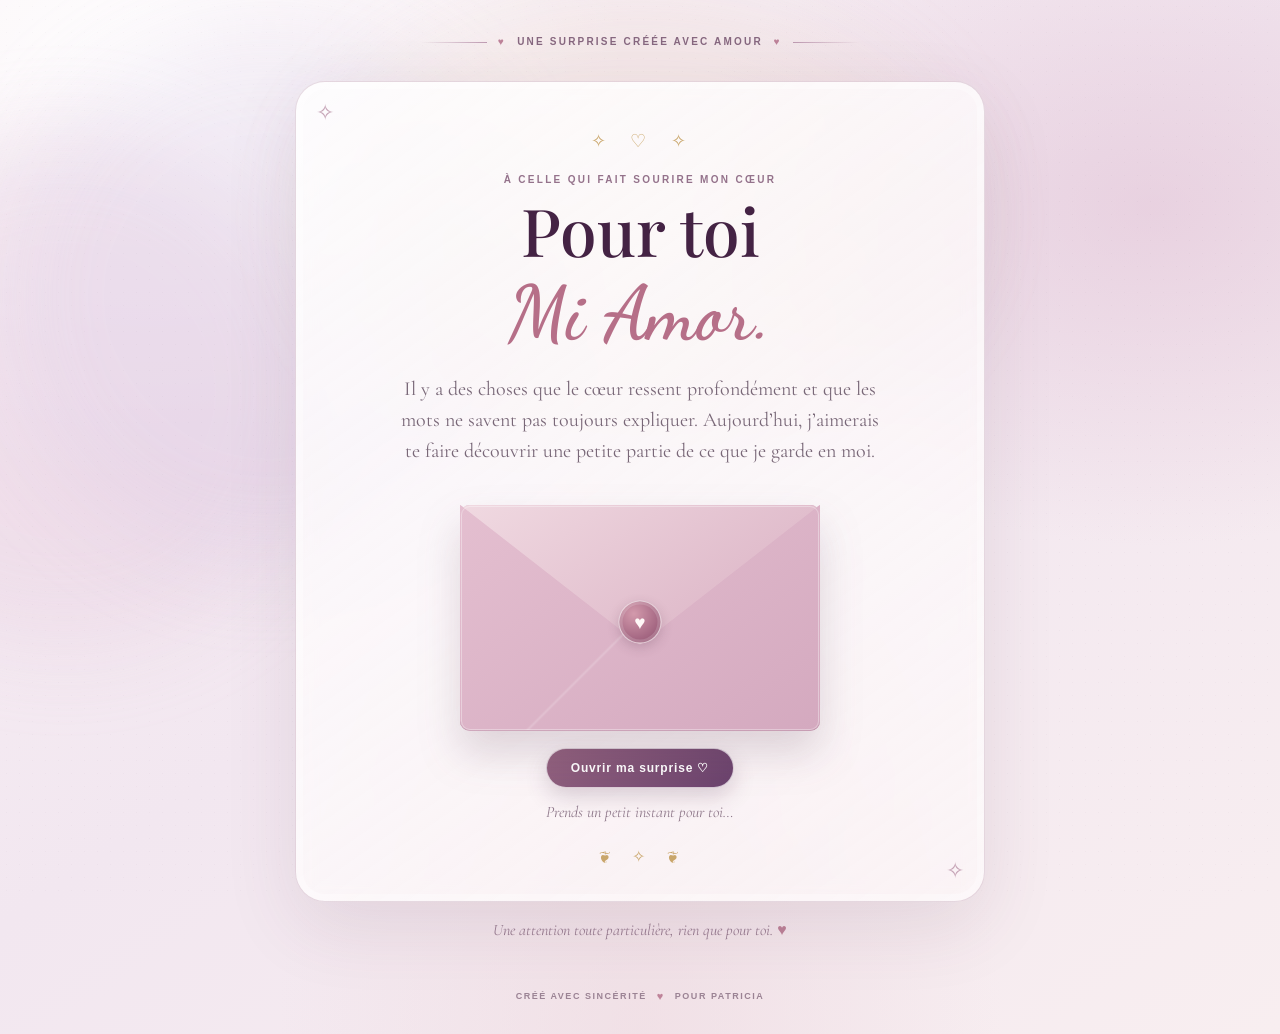
<file: index.html>
<!doctype html>
<html lang="fr">
<head>
  <meta charset="UTF-8">
  <meta name="viewport" content="width=device-width, initial-scale=1.0">
  <meta name="theme-color" content="#f7edf4">
  <meta name="description" content="Une petite surprise créée avec sincérité et beaucoup d'amour pour Patricia.">
  <title>Pour Patricia, Mi Amor ❤️</title>

  <link rel="preconnect" href="https://fonts.googleapis.com">
  <link rel="preconnect" href="https://fonts.gstatic.com" crossorigin>
  <link href="https://fonts.googleapis.com/css2?family=Cormorant+Garamond:wght@400;500;600;700&family=Dancing+Script:wght@400;500;600;700&family=Playfair+Display:wght@400;500;600;700&display=swap" rel="stylesheet">
  <link rel="stylesheet" href="style.css?v=3">
  <script src="script.js?v=3" defer></script>
</head>
<body>
  <div class="ambient ambient-one" aria-hidden="true"></div>
  <div class="ambient ambient-two" aria-hidden="true"></div>
  <div class="ambient ambient-three" aria-hidden="true"></div>
  <div class="grain" aria-hidden="true"></div>
  <div id="petal-field" class="petal-field" aria-hidden="true"></div>

  <main class="page-shell">
    <header class="top-label">
      <span class="top-label-line" aria-hidden="true"></span>
      <span class="top-label-heart" aria-hidden="true">♥</span>
      <span>UNE SURPRISE CRÉÉE AVEC AMOUR</span>
      <span class="top-label-heart" aria-hidden="true">♥</span>
      <span class="top-label-line" aria-hidden="true"></span>
    </header>

    <!-- ÉCRAN D'OUVERTURE -->
    <section class="opening" id="opening" aria-labelledby="opening-title">
      <div class="opening-frame">
        <div class="opening-top-ornament" aria-hidden="true">✧　♡　✧</div>
        <p class="eyebrow">À celle qui fait sourire mon cœur</p>
        <h1 id="opening-title" class="opening-title">
          Pour toi
          <span>Mi Amor.</span>
        </h1>
        <p class="opening-copy">
          Il y a des choses que le cœur ressent profondément et que les mots ne savent pas toujours expliquer.
          Aujourd’hui, j’aimerais te faire découvrir une petite partie de ce que je garde en moi.
        </p>

        <div class="envelope-stage">
          <div class="envelope-halo" aria-hidden="true"></div>
          <button class="envelope-trigger" id="openButton" type="button" aria-label="Ouvrir l'enveloppe et découvrir la surprise">
            <span class="envelope" id="envelope" aria-hidden="true">
              <span class="envelope-back"></span>
              <span class="envelope-letter">
                <span class="envelope-letter-kicker">Une lettre pour</span>
                <strong>Patricia</strong>
                <span class="envelope-letter-heart">♡</span>
              </span>
              <span class="envelope-front"></span>
              <span class="envelope-flap"></span>
              <span class="envelope-seal">♥</span>
              <span class="envelope-shine"></span>
            </span>
          </button>
        </div>

        <button class="open-caption" id="openCaption" type="button">
          Ouvrir ma surprise <span aria-hidden="true">♡</span>
        </button>
        <p class="opening-hint">Prends un petit instant pour toi…</p>
        <div class="opening-bottom-ornament" aria-hidden="true">❦　✧　❦</div>
      </div>
      <p class="opening-signature">Une attention toute particulière, rien que pour toi. <span>♥</span></p>
    </section>

    <!-- LETTRE PRINCIPALE -->
    <section class="letter-section hidden" id="letter" aria-hidden="true">
      <article class="letter-card">
        <span class="corner-ornament corner-top-left" aria-hidden="true">❦</span>
        <span class="corner-ornament corner-top-right" aria-hidden="true">❦</span>
        <span class="corner-ornament corner-bottom-left" aria-hidden="true">❦</span>
        <span class="corner-ornament corner-bottom-right" aria-hidden="true">❦</span>

        <header class="letter-header">
          <img class="header-tulip" src="assets/tulip.png" alt="" aria-hidden="true">
          <div class="letter-heading-copy">
            <p class="letter-kicker">UNE LETTRE ÉCRITE AVEC LE CŒUR</p>
            <h2>À toi, <span>Mi Amor</span></h2>
            <p class="letter-subtitle">Quelques mots que je voulais te laisser…</p>
          </div>
          <img class="header-tulip tulip-right" src="assets/tulip.png" alt="" aria-hidden="true">
        </header>

        <div class="letter-divider" aria-hidden="true"><span></span><b>♥</b><span></span></div>

        <div class="letter-body">
          <p class="inspired-opening">
            Il y a des sentiments que le cœur garde profondément, même lorsque les mots ne suffisent pas à les raconter.
          </p>

          <div class="secret-intro">
            <p>Tu es vraiment arrivée jusqu'ici...</p>
            <p class="miamor-line">❤Mi Amor ❤️</p>
          </div>

          <div class="letter-divider letter-divider-small" aria-hidden="true"><span></span><b>✧</b><span></span></div>

          <p>Je savais que ta curiosité finirait par gagner.</p>
          <p>Si tu lis ces mots, c'est que tu as découvert le tout dernier petit secret que je gardais pour toi.</p>

          <p>Tu n'as pas seulement lu ma lettre. Tu as aussi choisi d'ouvrir cette dernière petite porte que j'avais laissée entrouverte, juste pour toi.</p>

          <p>Il y a des choses que même les plus longues lettres n'arrivent pas à dire.</p>
          <p>Alors laisse-moi te confier une dernière partie de mon cœur.</p>

          <p>
            <strong>Le plus beau souvenir de cette surprise ne sera jamais cette page.</strong>
            Ce sera simplement de savoir que, quelque part, en ce moment précis, c'est toi qui es en train de lire ces mots.
          </p>
          <p>Je n'attends rien en retour. Je voulais seulement te laisser un endroit où une partie de notre histoire pourra toujours exister, parce que certaines choses méritent d'être gardées.</p>

          <p class="letter-quote">Il y a des souvenirs qui n'appartiennent qu'à nous.</p>

          <div class="letter-divider letter-divider-small" aria-hidden="true"><span></span><b>♥</b><span></span></div>

          <p>
            <strong>Je me souviens encore de notre premier baiser.</strong>
            Il est arrivé si naturellement que ni toi ni moi ne nous sommes vraiment rendu compte de ce qui venait de se passer. Ce n'est qu'en rentrant chez moi que je me suis surpris à sourire tout seul, en me demandant :
          </p>

          <p class="letter-quote">« Est-ce que c'était vraiment réel ? »</p>
          <p>Je crois que c'est ce jour-là que j'ai compris que tu occupais déjà une place bien plus grande dans mon cœur que je ne l'avais imaginé.</p>

          <p>Quelques jours plus tard, je suis venu te voir sans te prévenir. Nous parlions tranquillement, même si ta maman n'était pas loin. J'étais un peu stressé, mais je n'avais qu'une seule envie 🥰😇</p>
          <p class="letter-quote">Envie de profiter encore de quelques minutes à tes Cotés.</p>

          <p>Ce qui m'a toujours fait sourire, c'est qu'au lieu de nous gronder, elle nous a même proposé d'aller mettre un matelas à l'intérieur.</p>
          <p>Je repense aussi à cette soirée où nous marchions ensemble, à l'époque où Wensley était là. C'était la première fois que nous marchions vraiment <strong>main dans la main, tous les deux.</strong> Tu as fini par retirer la tienne quelques instants plus tard, mais ce petit moment est resté gravé dans mon cœur.</p>

          <p>À cette époque, je voulais simplement te voir sourire.</p>
          <p>Même quand je n'avais pas grand-chose, j'avais toujours envie de te donner <strong>le meilleur de moi-même.</strong></p>
          <p>Ce n'était peut-être pas parfait, mais c'était sincère.</p>

          <p>Je t'aimais déjà énormément, mais je t'avoue que j'avais aussi peur.</p>
          <p><strong>Peur de ne jamais vraiment savoir ce que tu pensais de moi.</strong> Alors, sans jamais te le dire, je cherchais toujours une raison de te faire sourire.</p>

          <p>Et le jour où tu m'as regardé pour me dire</p>
          <p class="letter-quote">🥰« Je t'aime »🥰</p>
          <p>je crois que je n'oublierai jamais ce que j'ai ressenti. J'avais l'impression que quelque chose que je pensais impossible venait enfin d'arriver.</p>

          <p>Tu n'as jamais été quelqu'un de facile à comprendre. Tu as toujours eu tes principes, tes limites et tes valeurs. Beaucoup auraient abandonné, mais moi, c'est justement ce que j'admirais chez toi. <strong>Tu m'as appris qu'aimer quelqu'un, c'est aussi respecter la personne qu'il est vraiment.</strong></p>
          <p>Notre histoire n'a jamais été parfaite. Nous nous sommes disputés, nous nous sommes éloignés, nous avons parfois arrêté de nous parler avant de retrouver le chemin l'un vers l'autre.</p>

          <p>Malgré tout cela, <strong>une chose n'a jamais disparu...</strong></p>
          <p class="letter-quote">l'affection profonde que j'ai toujours eue pour toi</p>

          <p>Après ma mère, il y a très peu de personnes dont les paroles ont compté autant pour moi que les tiennes.</p>
          <p><strong>Tes conseils ont toujours eu une place particulière dans mon cœur.</strong></p>

          <p>Et puis, il y a cette habitude que je n'ai jamais vraiment perdue...</p>
          <p><strong>Chaque fois que je passe devant chez toi...</strong></p>
          <p>Je ralentis presque sans m'en rendre compte.</p>
          <p>Je sais bien que tu n'es peut-être pas là.</p>
          <p>Pourtant, pendant une seconde, j'imagine encore ton sourire. C'est étrange...</p>
          <p><strong>mais certains souvenirs ne disparaissent jamais.</strong></p>

          <p>Je ne cherche pas à revivre le passé. Je voulais simplement qu'une partie de ce que nous avons vécu continue d'exister, quelque part.</p>

          <p class="added-thought">
            Je ne veux pas que ces mots restent simplement de belles phrases sur une page. J’aimerais aussi que mes gestes et mes attentions puissent te rappeler la sincérité avec laquelle ils ont été écrits.
          </p>

          <div class="letter-divider letter-divider-small" aria-hidden="true"><span></span><b>✧</b><span></span></div>

          <p>Si un jour le temps passe un peu trop vite...</p>
          <p>Si la vie nous met à l'épreuve...</p>
          <p>Ou si certains souvenirs deviennent moins précis...</p>

          <p><strong>Reviens ici.</strong></p>
          <p>Pas seulement pour relire mes mots.</p>
          <p>Mais pour te rappeler avec quelle sincérité ils ont été écrits.</p>

          <p><strong>Referme cette page avec le sourire.</strong></p>
          <p>Parce que c'est exactement comme ça que j'espérais te laisser.</p>

          <p>Et si, dans plusieurs années, tu retombes par hasard sur cette page😅</p>
          <p>J'espère qu'elle réussira encore à faire naître le même sourire que celui que tu portes en ce moment. ❤️</p>
        </div>

        <div class="letter-divider final-divider" aria-hidden="true"><span></span><b>♡</b><span></span></div>

        <div class="signature">
          <p>Avec toute la sincérité de mon cœur,</p>
          <p class="signature-name">Ton Prince Charmant ❤️</p>
          <p class="signature-author">Mr.Ralph</p>
        </div>

        <section class="final-question" aria-labelledby="final-title">
          <div class="final-star" aria-hidden="true">✧</div>
          <h3 id="final-title">Une toute dernière question🥹</h3>
          <p class="final-question-text"><em>As-tu souri en arrivant jusqu'ici ?</em></p>
          <p>Si la réponse est oui...</p>
          <p><strong>Alors mon petit secret a rempli sa mission.</strong></p>
          <p>Je ne voulais pas seulement t'offrir une lettre.</p>
          <p><strong>Je voulais te laisser un souvenir.</strong></p>
          <p>Un endroit où tu pourras toujours revenir...</p>
          <p>Même quand le temps aura passé.</p>
          <p>Parce que certaines surprises se terminent...</p>
          <p><strong>Mais les sentiments sincères, eux, laissent toujours une trace. ❤️</strong></p>
          <a class="relire-letter" href="lettre.pdf">💌 Relire ma lettre</a>
        </section>

        <div class="paper-end-mark" aria-hidden="true">❦　♡　❦</div>
      </article>

      <div class="after-letter-note">
        <span class="note-rule" aria-hidden="true"></span>
        <p>Certaines personnes laissent une empreinte que le temps n'efface pas. <span>♡</span></p>
        <span class="note-rule" aria-hidden="true"></span>
      </div>
      <a class="back-to-top" href="#opening">Revenir au début <span aria-hidden="true">↑</span></a>
    </section>

    <footer class="site-footer">
      <span>Créé avec sincérité</span>
      <span class="footer-heart" aria-hidden="true">♥</span>
      <span>Pour Patricia</span>
    </footer>
  </main>

  <button class="music-button hidden" id="music-btn" type="button" aria-pressed="false">
    <span class="music-icon" aria-hidden="true">♫</span>
    <span id="music-label">Écouter notre ambiance</span>
  </button>

  <audio id="bgMusic" src="assets/music.mp3" preload="none" loop></audio>
  <audio id="dingSound" src="assets/ding.mp3" preload="none"></audio>
</body>
</html>
</file>
<file: style.css>
:root {
  color-scheme: light;
  --plum: #60335f;
  --plum-deep: #442344;
  --violet: #80558a;
  --rose: #b66f88;
  --rose-light: #efd8e1;
  --rose-pale: #fbf2f5;
  --gold: #c9a66b;
  --gold-soft: #ead8b8;
  --paper: #fffdf9;
  --ink: #453946;
  --muted: #847382;
  --shadow: rgba(69, 42, 68, .14);
}

* { box-sizing: border-box; }
html { scroll-behavior: smooth; }
body {
  margin: 0;
  min-width: 320px;
  min-height: 100vh;
  overflow-x: hidden;
  color: var(--ink);
  font-family: "Cormorant Garamond", Georgia, serif;
  background:
    radial-gradient(ellipse at 12% 8%, rgba(255,255,255,.95), transparent 30%),
    radial-gradient(ellipse at 90% 20%, rgba(224,191,211,.55), transparent 29%),
    radial-gradient(ellipse at 50% 100%, rgba(238,218,224,.62), transparent 40%),
    linear-gradient(145deg, #f9f1f5 0%, #f2e7f0 48%, #f8eef0 100%);
}
button, a { -webkit-tap-highlight-color: transparent; }
button { font: inherit; }

.ambient, .grain, .petal-field { position: fixed; inset: 0; pointer-events: none; }
.ambient { z-index: -3; border-radius: 50%; filter: blur(45px); opacity: .55; }
.ambient-one { width: 40vw; height: 40vw; left: -15vw; top: 15vh; background: rgba(226,191,215,.5); }
.ambient-two { width: 42vw; height: 42vw; right: -16vw; top: 3vh; background: rgba(213,195,226,.45); }
.ambient-three { width: 50vw; height: 34vw; left: 25vw; bottom: -23vw; background: rgba(236,211,190,.4); }
.grain {
  z-index: -1;
  opacity: .2;
  background-image: radial-gradient(rgba(94,53,91,.16) .55px, transparent .7px);
  background-size: 13px 13px;
}
.petal-field { z-index: 5; overflow: hidden; }

.page-shell { position: relative; width: min(100% - 28px, 1040px); margin: 0 auto; padding: 24px 0 30px; }
.top-label {
  display: flex; align-items: center; justify-content: center; gap: 11px;
  margin: 5px auto 22px; color: #86677f; font: 700 10px/1.4 Arial, sans-serif;
  letter-spacing: .22em; text-align: center;
}
.top-label-line { width: clamp(20px, 6vw, 66px); height: 1px; background: linear-gradient(90deg, transparent, rgba(160,112,145,.65)); }
.top-label-line:last-child { transform: rotate(180deg); }
.top-label-heart { color: #bd8299; font-size: 10px; }

.opening { min-height: calc(100svh - 104px); display: grid; align-content: center; justify-items: center; padding: 10px 0 28px; text-align: center; }
.opening-frame {
  position: relative; width: min(100%, 690px); padding: clamp(28px, 5vw, 52px) clamp(18px, 5vw, 58px) 34px;
  border: 1px solid rgba(167,125,153,.27); border-radius: 30px;
  background: linear-gradient(145deg, rgba(255,255,255,.84), rgba(255,250,250,.58));
  box-shadow: 0 24px 75px rgba(87,54,83,.11), inset 0 0 0 7px rgba(255,255,255,.3);
  backdrop-filter: blur(10px);
}
.opening-frame::before, .opening-frame::after {
  content: "✧"; position: absolute; color: rgba(184,143,165,.8); font-size: 22px;
}
.opening-frame::before { top: 18px; left: 20px; }
.opening-frame::after { right: 20px; bottom: 17px; }
.opening-top-ornament, .opening-bottom-ornament { color: var(--gold); letter-spacing: .18em; font-size: 18px; }
.opening-top-ornament { margin-bottom: 20px; }
.opening-bottom-ornament { margin-top: 25px; font-size: 16px; }
.eyebrow { margin: 0 0 10px; color: #94728b; font: 700 10px/1.6 Arial, sans-serif; letter-spacing: .23em; text-transform: uppercase; }
.opening-title { margin: 0; color: var(--plum-deep); font: 500 clamp(39px, 7vw, 66px)/.98 "Playfair Display", Georgia, serif; }
.opening-title span { display: block; margin-top: 8px; color: var(--rose); font: 600 clamp(42px, 8vw, 76px)/1.12 "Dancing Script", cursive; }
.opening-copy { max-width: 485px; margin: 18px auto 5px; color: #796878; font-size: clamp(17px, 2.2vw, 20px); line-height: 1.55; }

.envelope-stage { position: relative; display: grid; place-items: center; min-height: 244px; margin: 18px auto 0; perspective: 1100px; }
.envelope-halo { position: absolute; width: 310px; height: 180px; border-radius: 50%; background: radial-gradient(ellipse, rgba(201,160,178,.28), rgba(201,160,178,0) 70%); filter: blur(9px); }
.envelope-trigger { position: relative; z-index: 1; display: block; padding: 20px; border: 0; background: transparent; cursor: pointer; }
.envelope-trigger:focus-visible, .open-caption:focus-visible, .music-button:focus-visible, .back-to-top:focus-visible, .relire-letter:focus-visible { outline: 3px solid rgba(137,88,130,.55); outline-offset: 5px; }
.envelope { position: relative; display: block; width: clamp(260px, 52vw, 360px); height: clamp(170px, 32vw, 226px); border-radius: 10px; filter: drop-shadow(0 22px 20px rgba(89,53,78,.18)); transform-style: preserve-3d; transition: transform .9s cubic-bezier(.2,.7,.2,1); }
.envelope-back { position: absolute; inset: 0; border-radius: 10px; background: linear-gradient(135deg, #e9cbd8, #d9b4c8 55%, #c994ad); border: 1px solid rgba(139,87,117,.22); }
.envelope-letter {
  position: absolute; z-index: 1; left: 8%; right: 8%; bottom: 7%; height: 82%; display: flex; flex-direction: column;
  align-items: center; justify-content: center; padding: 14px 10px 22px; border-radius: 5px 5px 2px 2px;
  color: var(--plum); background: linear-gradient(180deg, #fffefa, #fbf4f3);
  box-shadow: 0 2px 10px rgba(89,54,74,.12); transition: transform 1s cubic-bezier(.18,.72,.18,1), opacity .6s ease;
}
.envelope-letter-kicker { font: 700 9px Arial, sans-serif; letter-spacing: .18em; text-transform: uppercase; color: #9c7c91; }
.envelope-letter strong { margin-top: 7px; font: 600 clamp(27px, 5vw, 36px) "Dancing Script", cursive; }
.envelope-letter-heart { margin-top: 5px; color: #bd7b92; font-size: 21px; }
.envelope-front { position: absolute; z-index: 3; inset: 0; border-radius: 0 0 10px 10px; background: linear-gradient(145deg, #e4bfd0, #d4a9bf); clip-path: polygon(0 0, 50% 58%, 100% 0, 100% 100%, 0 100%); border-bottom: 1px solid rgba(130,77,108,.22); }
.envelope-front::after { content: ""; position: absolute; inset: 0; opacity: .45; background: linear-gradient(135deg, transparent 49.5%, rgba(255,255,255,.42) 50%, transparent 50.5%); }
.envelope-flap { position: absolute; z-index: 4; inset: 0 0 auto; height: 62%; border-radius: 9px 9px 0 0; background: linear-gradient(145deg, #f0d9e1, #d9afc2); clip-path: polygon(0 0, 100% 0, 50% 100%); transform-origin: 50% 0; transform: rotateX(0); backface-visibility: visible; transition: transform .9s cubic-bezier(.2,.7,.2,1), z-index 0s .25s; }
.envelope-seal { position: absolute; z-index: 6; left: 50%; top: 52%; display: grid; place-items: center; width: 43px; height: 43px; transform: translate(-50%,-50%); border: 1px solid rgba(255,255,255,.68); border-radius: 50%; color: #fff8f7; background: radial-gradient(circle at 35% 30%, #d39aac, #9c5e7b 76%); box-shadow: 0 4px 12px rgba(86,48,72,.22), inset 0 0 0 3px rgba(255,255,255,.16); font-size: 19px; transition: opacity .35s ease, transform .5s ease; }
.envelope-shine { position: absolute; z-index: 7; inset: 1px; pointer-events: none; border-radius: 9px; border: 1px solid rgba(255,255,255,.35); }
.envelope-trigger:hover .envelope { transform: translateY(-5px) rotateX(2deg); }
.envelope.is-open .envelope-flap { transform: rotateX(180deg); z-index: 0; }
.envelope.is-open .envelope-letter { transform: translateY(-88px); }
.envelope.is-open .envelope-seal { opacity: 0; transform: translate(-50%,-50%) scale(.6); }
.open-caption { margin-top: -3px; padding: 12px 24px; border: 1px solid rgba(255,255,255,.7); border-radius: 999px; color: #fff; background: linear-gradient(130deg, #93627f, #6a426d); box-shadow: 0 9px 22px rgba(91,56,87,.2); font: 700 12px Arial, sans-serif; letter-spacing: .07em; cursor: pointer; transition: transform .2s ease, box-shadow .2s ease; }
.open-caption:hover { transform: translateY(-2px); box-shadow: 0 13px 26px rgba(91,56,87,.25); }
.open-caption:disabled, .envelope-trigger:disabled { cursor: default; }
.opening-hint { margin: 14px 0 0; color: #907a8c; font-size: 16px; font-style: italic; }
.opening-signature { margin: 18px 0 0; color: #987d91; font-size: 16px; font-style: italic; }
.opening-signature span { color: #bc8297; }
.opening.is-leaving { animation: openingOut .7s ease forwards; }
@keyframes openingOut { to { opacity: 0; transform: translateY(-16px) scale(.985); } }

.hidden { display: none !important; }
.letter-section { width: 100%; padding: 5px 0 20px; animation: letterIn .9s cubic-bezier(.18,.72,.2,1) both; }
@keyframes letterIn { from { opacity: 0; transform: translateY(22px); } to { opacity: 1; transform: translateY(0); } }
.letter-card {
  position: relative; width: min(100%, 900px); margin: 0 auto; padding: clamp(28px, 5vw, 58px) clamp(19px, 6vw, 76px) 42px;
  overflow: hidden; isolation: isolate; border: 1px solid rgba(174,139,153,.28); border-radius: 9px;
  background: linear-gradient(180deg, rgba(255,255,252,.985), rgba(255,251,246,.98));
  box-shadow: 0 26px 80px rgba(72,49,73,.16), 0 3px 9px rgba(72,49,73,.05);
}
.letter-card::before { content: ""; position: absolute; z-index: -1; inset: 9px; border: 1px solid rgba(198,164,174,.25); pointer-events: none; }
.letter-card::after { content: ""; position: absolute; z-index: -1; top: 0; left: 0; right: 0; height: 190px; pointer-events: none; background: radial-gradient(ellipse at 50% 0%, rgba(224,193,208,.22), transparent 70%); }
.corner-ornament { position: absolute; color: rgba(176,132,153,.46); font-size: 30px; line-height: 1; }
.corner-top-left { top: 18px; left: 19px; }
.corner-top-right { top: 18px; right: 19px; transform: scaleX(-1); }
.corner-bottom-left { bottom: 18px; left: 19px; transform: rotate(180deg); }
.corner-bottom-right { bottom: 18px; right: 19px; transform: rotate(180deg) scaleX(-1); }
.letter-header { display: grid; grid-template-columns: minmax(52px, 94px) 1fr minmax(52px, 94px); align-items: center; gap: 13px; max-width: 680px; margin: 0 auto; text-align: center; }
.header-tulip { display: block; width: 100%; max-width: 83px; height: auto; object-fit: contain; filter: drop-shadow(0 8px 8px rgba(102,62,83,.12)); }
.tulip-right { transform: scaleX(-1); }
.letter-kicker { margin: 0 0 12px; color: #9b758d; font: 700 9px/1.5 Arial, sans-serif; letter-spacing: .2em; }
.letter-heading-copy h2 { margin: 0; color: var(--plum-deep); font: 500 clamp(29px, 5vw, 43px)/1.1 "Playfair Display", Georgia, serif; }
.letter-heading-copy h2 span { color: var(--rose); font: 600 clamp(32px, 5.4vw, 49px)/1.2 "Dancing Script", cursive; }
.letter-subtitle { margin: 8px 0 0; color: #998695; font-size: 16px; font-style: italic; }
.letter-divider { display: flex; align-items: center; justify-content: center; gap: 14px; width: min(100%, 510px); margin: 34px auto; color: #b87b94; }
.letter-divider span { height: 1px; flex: 1; background: linear-gradient(90deg, transparent, rgba(176,125,151,.55), transparent); }
.letter-divider b { font-size: 17px; font-weight: 400; }
.letter-divider-small { width: min(100%, 300px); margin: 25px auto; }
.letter-body { max-width: 720px; margin: 0 auto; color: #463b47; font-size: clamp(17px, 2vw, 19px); line-height: 1.93; letter-spacing: .005em; }
.letter-body p { margin: 0 0 20px; text-align: left; }
.letter-body strong { color: #5f3d60; font-weight: 700; }
.inspired-opening { margin: 0 auto 31px !important; padding: 17px 23px; border-left: 2px solid rgba(184,123,148,.55); border-right: 2px solid rgba(184,123,148,.55); border-radius: 7px; background: rgba(187,133,158,.055); color: #76546e; text-align: center !important; font-style: italic; }
.secret-intro { margin: 0 auto 10px; text-align: center; }
.secret-intro p { margin: 0 0 7px; text-align: center; }
.secret-intro p:first-child { color: #7b6477; font-style: italic; }
.miamor-line { color: #815578; font: 700 32px/1.3 "Dancing Script", cursive; }
.letter-quote { max-width: 650px; margin: 27px auto 29px !important; padding: 12px 20px; border-left: 2px solid rgba(174,119,146,.5); border-right: 2px solid rgba(174,119,146,.5); border-radius: 7px; background: rgba(151,104,137,.045); color: #76516f; text-align: center !important; font-style: italic; }
.added-thought { margin: 28px 0 30px !important; padding: 17px 22px; border: 1px solid rgba(196,159,171,.35); border-radius: 10px; background: linear-gradient(135deg, rgba(249,237,241,.8), rgba(255,251,247,.8)); color: #70526b; font-style: italic; }
.final-divider { margin-top: 39px; margin-bottom: 22px; }
.signature { margin: 16px auto 36px; text-align: center; }
.signature p { margin: 0 0 7px; }
.signature p:first-child { color: #776777; font-size: 17px; font-style: italic; }
.signature-name { color: #895c7e; font: 700 clamp(30px, 5vw, 39px)/1.35 "Dancing Script", cursive; }
.signature-author { color: #71536f; font: 600 24px "Dancing Script", cursive; }
.final-question { margin: 28px auto 0; padding: 28px 16px 14px; max-width: 680px; text-align: center; border-top: 1px solid rgba(192,155,171,.35); }
.final-star { color: var(--gold); font-size: 23px; }
.final-question h3 { margin: 8px 0 20px; color: #7c5578; font: 700 clamp(29px, 4.5vw, 38px)/1.2 "Dancing Script", cursive; }
.final-question p { margin: 0 0 15px; color: #594b59; font-size: 18px; line-height: 1.65; }
.final-question strong { color: #704a70; }
.final-question-text { color: #815b7b !important; font-size: 21px !important; font-weight: 700; }
.relire-letter { display: inline-flex; align-items: center; justify-content: center; gap: 9px; margin-top: 9px; padding: 13px 23px; border: 1px solid rgba(255,255,255,.55); border-radius: 999px; color: #fff; background: linear-gradient(130deg, #936783, #66456d); box-shadow: 0 8px 22px rgba(91,56,87,.16); text-decoration: none; font: 700 12px Arial, sans-serif; letter-spacing: .04em; transition: transform .2s ease, box-shadow .2s ease; }
.relire-letter:hover { transform: translateY(-2px); box-shadow: 0 12px 27px rgba(91,56,87,.22); }
.paper-end-mark { margin-top: 28px; color: #b996a9; text-align: center; letter-spacing: .2em; font-size: 18px; }
.after-letter-note { display: flex; align-items: center; justify-content: center; gap: 13px; margin: 30px auto 18px; color: #8e7184; text-align: center; }
.after-letter-note p { margin: 0; font-size: 17px; font-style: italic; }
.after-letter-note p span { color: #bd8298; }
.note-rule { width: min(8vw, 55px); height: 1px; background: linear-gradient(90deg, transparent, rgba(173,130,152,.6)); }
.note-rule:last-child { transform: rotate(180deg); }
.back-to-top { display: table; margin: 0 auto; color: #8b6c83; text-decoration: none; font: 700 10px Arial, sans-serif; letter-spacing: .15em; text-transform: uppercase; }
.back-to-top span { margin-left: 6px; color: #b67b93; }

.site-footer { display: flex; align-items: center; justify-content: center; gap: 10px; padding: 22px 0 2px; color: #9b8394; font: 700 9px Arial, sans-serif; letter-spacing: .17em; text-transform: uppercase; }
.footer-heart { color: #bf849a; font-size: 11px; }
.music-button { position: fixed; z-index: 20; right: max(16px, env(safe-area-inset-right)); bottom: max(16px, env(safe-area-inset-bottom)); display: inline-flex; align-items: center; gap: 9px; padding: 12px 16px; border: 1px solid rgba(255,255,255,.7); border-radius: 999px; color: #fff; background: linear-gradient(135deg, #966780, #65436b); box-shadow: 0 9px 27px rgba(73,48,76,.22); cursor: pointer; font: 700 11px Arial, sans-serif; transition: transform .2s ease, box-shadow .2s ease; }
.music-button:hover { transform: translateY(-2px); box-shadow: 0 12px 30px rgba(73,48,76,.28); }
.music-icon { font-size: 16px; }

.drifting-petal { position: absolute; top: -35px; color: rgba(175,112,145,.44); text-shadow: 0 2px 7px rgba(255,255,255,.65); animation: petalDrift linear forwards; will-change: transform, opacity; }
@keyframes petalDrift { 0% { transform: translate3d(0,-5vh,0) rotate(0deg); opacity: 0; } 12% { opacity: .75; } 85% { opacity: .55; } 100% { transform: translate3d(var(--drift),110vh,0) rotate(var(--turn)); opacity: 0; } }

@media (min-width: 760px) {
  .page-shell { padding-top: 30px; }
  .opening-frame { padding-top: 48px; }
  .letter-card { padding-top: 60px; }
  .letter-body p { margin-bottom: 23px; }
}
@media (max-width: 600px) {
  .page-shell { width: min(100% - 18px, 1040px); padding-top: 17px; }
  .top-label { gap: 7px; font-size: 8px; letter-spacing: .15em; margin-bottom: 15px; }
  .opening { min-height: calc(100svh - 80px); padding-top: 5px; }
  .opening-frame { border-radius: 22px; padding: 29px 15px 27px; }
  .opening-copy { max-width: 390px; font-size: 17px; }
  .envelope-stage { min-height: 216px; margin-top: 10px; }
  .envelope { width: min(75vw, 310px); height: min(48vw, 196px); min-height: 164px; }
  .envelope.is-open .envelope-letter { transform: translateY(-69px); }
  .envelope-seal { width: 38px; height: 38px; }
  .letter-card { padding: 36px 23px 34px; border-radius: 7px; }
  .letter-card::before { inset: 7px; }
  .corner-ornament { font-size: 23px; }
  .corner-top-left { top: 13px; left: 13px; }
  .corner-top-right { top: 13px; right: 13px; }
  .corner-bottom-left { bottom: 13px; left: 13px; }
  .corner-bottom-right { bottom: 13px; right: 13px; }
  .letter-header { grid-template-columns: 44px minmax(0,1fr) 44px; gap: 7px; }
  .header-tulip { width: 44px; }
  .letter-kicker { font-size: 8px; letter-spacing: .13em; }
  .letter-subtitle { font-size: 14px; }
  .letter-divider { margin: 27px auto; }
  .letter-body { font-size: 17px; line-height: 1.82; }
  .letter-body p { margin-bottom: 19px; }
  .letter-quote { padding: 10px 13px; margin: 22px auto 23px !important; }
  .inspired-opening { padding: 13px 15px; }
  .added-thought { padding: 14px 15px; }
  .miamor-line { font-size: 29px; }
  .final-question { padding-left: 3px; padding-right: 3px; }
  .final-question p { font-size: 17px; }
  .music-button { right: 10px; bottom: 10px; padding: 10px 12px; font-size: 10px; }
  .site-footer { flex-wrap: wrap; font-size: 8px; letter-spacing: .12em; }
}
@media (max-width: 370px) {
  .opening-frame { padding-left: 12px; padding-right: 12px; }
  .envelope { width: 252px; height: 166px; }
  .letter-card { padding-left: 18px; padding-right: 18px; }
  .letter-header { grid-template-columns: 34px minmax(0,1fr) 34px; gap: 4px; }
  .header-tulip { width: 34px; }
  .letter-body { font-size: 16px; }
  .music-button { max-width: calc(100vw - 20px); }
}
@media (prefers-reduced-motion: reduce) {
  *, *::before, *::after { scroll-behavior: auto !important; animation-duration: .01ms !important; animation-iteration-count: 1 !important; transition-duration: .01ms !important; }
  .petal-field { display: none; }
}
</file>
